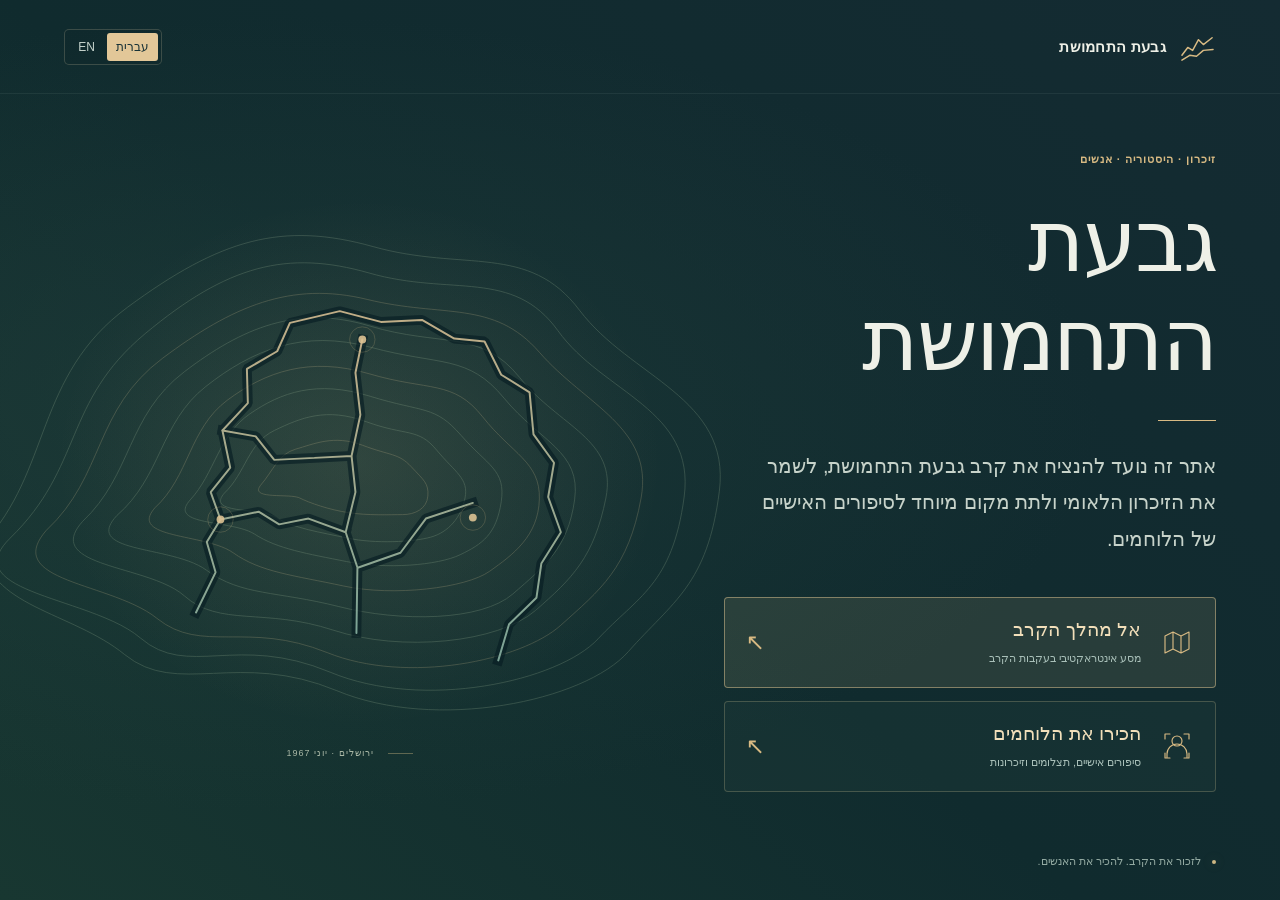
<file: index.html>
<!doctype html>
<html lang="he" dir="rtl"><head><meta charset="utf-8"><meta name="viewport" content="width=device-width,initial-scale=1"><title>Ammunition Hill — Then & Now</title><meta name="description" content="Explore two reference-based 3D models of Ammunition Hill: the 1967 battlefield and the modern memorial."><link rel="stylesheet" href="theme.css"><script type="importmap">{"imports":{"three":"./three.module.js"}}</script></head>
<body>
<!-- Insert these sections as siblings of #mapPage, before the application script. -->
<section id="homePage" role="main" class="front-page front-home" aria-labelledby="homeTitle">
  <nav class="front-nav" aria-label="Memorial navigation">
    <a class="front-wordmark" href="#home" aria-label="Ammunition Hill home">
      <svg class="front-mark" viewBox="0 0 38 38" aria-hidden="true"><path d="M3 28 9 20 14 23 20 12 25 17 34 10M3 33 11 28 18 29 25 23 35 22"/></svg>
      <span>Ammunition Hill</span>
    </a>
    <div class="language-switch front-language" role="group" aria-label="Language">
      <button data-language="en" translate="no" aria-label="Switch to English">EN</button>
      <button data-language="he" translate="no" aria-label="Switch to Hebrew">עברית</button>
    </div>
  </nav>

  <div class="front-home-layout">
    <div class="front-home-copy">
      <p class="front-kicker front-reveal">REMEMBRANCE · HISTORY · PEOPLE</p>
      <h1 id="homeTitle" tabindex="-1" class="front-reveal">Ammunition Hill</h1>
      <div class="front-rule front-reveal" aria-hidden="true"></div>
      <p class="front-dedication front-reveal">This site commemorates the Battle of Ammunition Hill as part of our national memory, with a special place for the personal stories of the soldiers.</p>
      <div class="front-choices front-reveal" aria-label="Choose how to explore">
        <a class="front-choice front-choice-primary" href="#guide">
          <span class="front-choice-icon" aria-hidden="true"><svg viewBox="0 0 32 32"><path d="m4 10 8-4 8 4 8-4v17l-8 4-8-4-8 4ZM12 6v17m8-13v17"/></svg></span>
          <span class="front-choice-copy"><strong>Explore the battle</strong><small>An interactive journey through the battlefield</small></span>
          <span class="front-choice-arrow" aria-hidden="true">↗</span>
        </a>
        <a class="front-choice" href="#soldiers">
          <span class="front-choice-icon" aria-hidden="true"><svg viewBox="0 0 32 32"><circle cx="16" cy="11" r="5"/><path d="M6 27v-3a10 10 0 0 1 20 0v3M4 4h5M4 4v5m24-5h-5m5 0v5M4 28h5m-5 0v-5m24 5h-5m5 0v-5"/></svg></span>
          <span class="front-choice-copy"><strong>Meet the soldiers</strong><small>Personal stories, photographs and remembrance</small></span>
          <span class="front-choice-arrow" aria-hidden="true">↗</span>
        </a>
      </div>
    </div>

    <div class="front-landscape front-reveal">
      <svg class="front-terrain" viewBox="0 0 680 590" role="img" aria-label="An abstract landscape inspired by the hill’s trenches">
        <defs>
          <radialGradient id="frontTerrainGlow"><stop offset="0" stop-color="#d4b881" stop-opacity=".12"/><stop offset="1" stop-color="#d4b881" stop-opacity="0"/></radialGradient>
          <linearGradient id="frontTrenchInk" x1="0" y1="0" x2="0" y2="1"><stop offset="0" stop-color="#e0c597"/><stop offset="1" stop-color="#8fbaa9"/></linearGradient>
        </defs>
        <ellipse cx="350" cy="285" rx="310" ry="270" fill="url(#frontTerrainGlow)"/>
        <g class="front-contours" fill="none">
          <path d="M-35 368C35 294 18 196 113 126S271 38 364 64s159-4 211 65 155 89 143 185-48 113-93 164-197 82-298 40-163 7-217-37S-32 432-35 368Z"/>
          <path d="M-7 362c75-73 54-139 138-209S276 67 360 91s147-5 193 59 141 80 129 170-48 102-88 145-178 74-274 34-145 7-194-35S-64 418-7 362Z"/>
          <path d="M30 354c60-56 48-123 119-176S280 99 358 118s129 0 176 54 117 77 104 149-42 94-82 130-157 61-239 28-128 2-174-35S-16 407 30 354Z"/>
          <path d="M67 345c51-48 45-108 104-153s116-69 189-47 114 3 154 53 100 63 88 123-34 82-72 115-137 43-207 20-116-3-152-35S25 392 67 345Z"/>
          <path d="M102 339c46-40 44-95 91-132s99-59 169-40 99 7 136 52 79 54 72 104-31 68-63 96-115 29-178 13-100-11-135-37S66 378 102 339Z"/>
          <path d="M141 331c35-32 35-81 74-110s84-45 145-27 86 6 116 44 59 46 58 84-27 57-51 74-98 26-149 15-85-14-113-34S113 363 141 331Z"/>
          <path d="M177 323c25-27 29-66 61-88s68-35 123-18 66 9 93 40 46 35 41 68-19 43-42 54-76 15-116 7-71-13-94-28S153 350 177 323Z"/>
          <path d="M212 316c22-21 24-51 51-64s53-24 94-9 53 6 72 29 33 29 29 49-17 35-35 40-57 7-85 1-55-10-73-21S193 338 212 316Z"/>
          <path d="M249 308c13-15 18-32 36-37s39-15 68-4 37 8 50 22 18 17 17 30-13 19-26 19-35 1-55-2-40-10-50-15S237 323 249 308Z"/>
        </g>
        <g class="front-trench-shadow" fill="none"><path d="m183 438 20-41-9-31 14-23-10-28 20-25-8-38 26-28-1-35 31-18 13-29 51-12 42 11 42-2 33 19 31 3 17 34 29 18 4 43 21 29-6 35 13 36-20 32-5 35-28 27-11 37"/><path d="m347 459 1-67-12-36 10-41-4-37 9-42-5-43 7-34m-145 184 39-8 21 13 30-6 38 14m-126-104 34 6 19 24 41-2 38-2m7 114 43-15 26-35 48-16"/></g>
        <g class="front-trench-lines" fill="none"><path class="front-trench-outer" d="m183 438 20-41-9-31 14-23-10-28 20-25-8-38 26-28-1-35 31-18 13-29 51-12 42 11 42-2 33 19 31 3 17 34 29 18 4 43 21 29-6 35 13 36-20 32-5 35-28 27-11 37"/><path class="front-trench-inner" d="m347 459 1-67-12-36 10-41-4-37 9-42-5-43 7-34m-145 184 39-8 21 13 30-6 38 14m-126-104 34 6 19 24 41-2 38-2m7 114 43-15 26-35 48-16"/></g>
        <g class="front-terrain-points"><circle cx="208" cy="343" r="4"/><circle cx="353" cy="159" r="4"/><circle cx="466" cy="341" r="4"/></g>
        <g class="front-terrain-halo" fill="none"><circle cx="208" cy="343" r="13"/><circle cx="353" cy="159" r="13"/><circle cx="466" cy="341" r="13"/></g>
      </svg>
      <div class="front-landscape-caption"><span class="front-caption-line" aria-hidden="true"></span><span>JERUSALEM · JUNE 1967</span></div>
    </div>
  </div>
  <div class="front-home-foot"><span class="front-memory-dot" aria-hidden="true"></span><p>To remember the battle. To know the people.</p></div>
</section>

<section id="soldiersPage" role="main" class="front-page front-inner-page" hidden aria-labelledby="soldiersTitle">
  <nav class="front-nav" aria-label="Memorial navigation">
    <a class="front-back" href="#home"><span aria-hidden="true">←</span><span>Back to the memorial</span></a>
    <div class="front-nav-end"><a class="front-nav-link" href="#guide">Explore the battle</a><div class="language-switch front-language" role="group" aria-label="Language"><button data-language="en" translate="no" aria-label="Switch to English">EN</button><button data-language="he" translate="no" aria-label="Switch to Hebrew">עברית</button></div></div>
  </nav>
  <div class="front-inner-content">
    <div class="front-page-heading front-reveal"><p class="front-kicker">THE PEOPLE BEHIND THE BATTLE</p><h1 id="soldiersTitle" tabindex="-1">Meet the soldiers</h1><p>Through their lives and personal stories, the memory of the battle takes on a human face.</p></div>
    <div id="soldierCards" class="front-soldier-grid"></div>
    <div class="front-gallery-foot"><span class="front-rule" aria-hidden="true"></span><p>Select a portrait to read the full story.</p></div>
  </div>
</section>

<section id="guidePage" role="main" class="front-page front-inner-page front-guide-page" hidden aria-labelledby="guideTitle">
  <nav class="front-nav" aria-label="Memorial navigation">
    <a class="front-back" href="#home"><span aria-hidden="true">←</span><span>Back to the memorial</span></a>
    <div class="front-nav-end"><a class="front-nav-link" href="#soldiers">Meet the soldiers</a><div class="language-switch front-language" role="group" aria-label="Language"><button data-language="en" translate="no" aria-label="Switch to English">EN</button><button data-language="he" translate="no" aria-label="Switch to Hebrew">עברית</button></div></div>
  </nav>
  <div class="front-inner-content front-guide-content">
    <div class="front-page-heading front-reveal"><p class="front-kicker">A SHORT GUIDE</p><h1 id="guideTitle" tabindex="-1">Before entering the battlefield</h1><p>Explore at your own pace, and return to any part of the story.</p></div>
    <ol class="front-guide-steps">
      <li class="front-guide-step front-reveal"><span class="front-step-number" aria-hidden="true">01</span><div class="front-step-copy"><h2>Explore the landscape</h2><p>Drag to rotate. Scroll or pinch to zoom. Use Top view to see the trench layout.</p></div><svg class="front-guide-icon" viewBox="0 0 64 64" aria-hidden="true"><path d="m9 33 23-13 23 13-23 13Zm0 10 23 13 23-13M21 13l11-6 11 6M32 7v10"/><path d="M7 18v-7h7m36 0h7v7M7 18l7-7m36 0 7 7"/></svg></li>
      <li class="front-guide-step front-reveal"><span class="front-step-number" aria-hidden="true">02</span><div class="front-step-copy"><h2>Follow the battle</h2><p>Play or pause the sequence. Use Previous and Next to move between phases, or Stop to return to the start.</p></div><svg class="front-guide-icon" viewBox="0 0 64 64" aria-hidden="true"><circle cx="32" cy="29" r="19"/><path d="m28 20 13 9-13 9ZM11 55h42M11 52v6m14-6v6m14-6v6m14-6v6"/></svg></li>
      <li class="front-guide-step front-reveal"><span class="front-step-number" aria-hidden="true">03</span><div class="front-step-copy"><h2>Discover the personal stories</h2><p>Hover over a marker or tap it for details. Select a soldier’s portrait to open the full biography.</p></div><svg class="front-guide-icon" viewBox="0 0 64 64" aria-hidden="true"><path d="M14 8h36v48H14ZM23 45h18"/><circle cx="32" cy="23" r="7"/><path d="M21 39a11 11 0 0 1 22 0"/></svg></li>
    </ol>
    <div class="front-guide-bottom front-reveal"><p class="front-guide-note">The reconstruction is schematic; positions and timing are approximate.</p><a id="guideStart" class="front-enter" href="#map"><span>Enter the simulation</span><span aria-hidden="true">→</span></a></div>
  </div>
</section>

<main id="mapPage" hidden>
<header><a class="brand" href="#home" aria-label="Home">AH <span>LIVING HISTORY</span></a><div class="era-switch" role="group" aria-label="Choose a period"><button id="era1967" aria-pressed="true">June 1967</button><button id="eraToday" aria-pressed="false">Memorial today</button></div><div class="header-actions"><button id="sourcesButton" class="quiet">Sources & accuracy</button><div class="language-switch" role="group" aria-label="Language"><button data-language="en" translate="no" aria-label="Switch to English">EN</button><button data-language="he" translate="no" aria-label="Switch to Hebrew">עברית</button></div></div></header>
<aside class="intro-panel"><nav class="map-page-links" aria-label="Site navigation"><a href="#home">Home</a><a href="#soldiers">The soldiers</a><a href="#guide">How to explore</a></nav><p class="eyebrow">ONE PLACE · TWO PERIODS</p><h1>Ammunition <br>Hill</h1><p class="hebrew" lang="he" dir="rtl">גבעת התחמושת</p><div class="era-copy"><span id="eraCaption">THE BATTLEFIELD · 1967</span><h2 id="eraTitle" tabindex="-1">Before the memorial</h2><p id="eraDescription">Follow the western, central and eastern trenches of the Jordanian outpost. Hover over a numbered place or play the battle sequence below.</p></div><div class="legend"><span><i class="trench-key"></i>Trenches</span><span><i class="building-key"></i>Buildings & positions</span></div><div class="accuracy"><b>Reference-based reconstruction</b><p id="accuracyText">Trench layout follows a published diagram. Heights, widths and building forms are estimates.</p></div><button id="mapButton" class="text-button">View the historical map ↗</button><details id="landmarkBrowser"><summary>Explore 19 places <span>Hover · tap · keyboard</span></summary><div id="landmarkList"></div></details><div id="peopleDock"><p class="eyebrow">THE PEOPLE OF THE HILL</p><div id="personDock" class="person-dock"><a class="person-link" data-person="eitan" href="#eitan"><span class="person-photo"><img id="eitanPhoto" src="eitan.jpg" alt="Eitan Naveh"></span><span><b>Eitan Naveh</b><small>Read his full story →</small></span></a><p id="eitanStatus" role="status"></p><p id="eitanExplanation"></p><button id="jumpToEitan">Jump to Eitan’s action</button></div><div id="yakiDock" class="person-dock"><a class="person-link" data-person="yaki" href="#yaki"><span class="person-photo"><img id="yakiPhoto" src="yaki.jpg" alt="Yaki Hetz"></span><span><b>Yaki Hetz</b><small>Read his full story →</small></span></a><p id="yakiStatus" role="status"></p><p id="yakiExplanation"></p><button id="jumpToYaki">Jump to Yaki’s action</button></div></div></aside>

<div id="scene" aria-label="Interactive 3D reconstruction of Ammunition Hill"></div><div id="loading" role="status">Preparing both landscapes…</div>
<div id="marker" class="person-marker"><a data-person="eitan" class="portrait" id="portrait" href="#eitan" aria-label="Read Eitan Naveh’s story" aria-describedby="eitanStatus"><img src="eitan.jpg" alt="Eitan Naveh"><span class="plus">↗</span></a><span class="marker-label">Eitan Naveh<small id="avatarCaption"></small></span></div>
<div id="yakiMarker" class="person-marker" hidden><a id="yakiPortrait" class="portrait" data-person="yaki" href="#yaki" aria-label="Read Yaki Hetz’s story" aria-describedby="yakiStatus"><span class="portrait-window"><img src="yaki.jpg" alt="Yaki Hetz"></span><span class="plus">↗</span></a><span class="marker-label">Yaki Hetz<small id="yakiAvatarCaption"></small></span></div>
<div id="labels" hidden aria-hidden="true"></div><div id="hotspots" aria-label="Historical landmarks"></div><div id="unitLabels" aria-hidden="true"></div>
<article id="landmarkCard" hidden aria-labelledby="landmarkTitle"><button id="closeLandmark" aria-label="Close landmark details">×</button><p class="eyebrow" id="landmarkCategory"></p><h2 id="landmarkTitle"></h2><p id="landmarkSummary"></p><p id="landmarkDetail"></p><p id="landmarkConfidence" class="location-note"></p><div id="landmarkSources" class="source-links"></div></article>
<section id="battlePanel" aria-label="Battle replay"><div class="replay-header"><span class="eyebrow">6 JUNE 1967 · BATTLE REPLAY</span><span class="replay-legend"><i></i>Israeli advance <i></i>Jordanian positions</span></div><div class="phase-copy" aria-live="polite"><div><span id="phaseProgress"></span><span id="phaseTime"></span><h2 id="phaseTitle"></h2><p id="phaseSummary"></p></div><details id="phaseNotes"><summary>Evidence & context</summary><p id="phaseDetail"></p><div id="phaseSources" class="source-links"></div><p id="battleNote"></p></details></div><div id="phaseSteps" aria-label="Battle phases"></div><div class="playback-row"><div class="playback-buttons"><button id="previousPhase" aria-label="Previous battle phase" title="Previous phase">◀</button><button id="playBattle" aria-label="Play battle replay">▶ Play</button><button id="stopBattle" aria-label="Stop and reset battle replay" title="Stop and return to start">■ Stop</button><button id="nextPhase" aria-label="Next battle phase" title="Next phase">▶</button></div><label class="phase-picker">Jump to phase<select id="phaseSelect"></select></label><label class="speed-picker">Speed<select id="replaySpeed"><option value="0.5">0.5×</option><option value="1" selected>1×</option><option value="2">2×</option></select></label><span id="playStatus">Paused</span></div><div class="replay-progress" aria-hidden="true"><div id="phaseBar"></div></div><p class="replay-caveat">Schematic movements · Actions overlap · Animation speed is not historical time</p></section>
<article id="story" hidden aria-labelledby="storyTitle"><button id="close" aria-label="Close biography">×</button><div class="story-head"><span class="story-photo"><img id="storyPhoto" src="eitan.jpg" alt="Eitan Naveh"></span><div><p class="eyebrow">THE PEOPLE OF THE HILL</p><h2 id="storyTitle"></h2><span id="storySubtitle"></span></div></div><div class="story-body"><a id="storyLink" class="full-story-link" href="#eitan">Read his full story →</a><h3>His contribution to the battle</h3><p id="storySummary"></p><a id="storySource" target="_blank" rel="noopener"></a><small id="storyCredit" class="credit"></small></div></article>
<nav class="controls" aria-label="Model controls"><button id="zoomIn" aria-label="Zoom in">+</button><button id="zoomOut" aria-label="Zoom out">−</button><span></span><button id="reset">Reset view</button><button id="top">Top view</button><button id="labelsButton" aria-pressed="false">Labels</button><button id="hotspotsButton" aria-pressed="true">Places</button></nav>
<div class="status-strip"><span id="modeStatus">Historical plan · Hand-traced layout</span><span>Drag to rotate · Scroll or pinch to zoom</span></div>
<footer><span>Educational model · Not a survey or an exact replica</span><span id="mapCredit">Trench plan: Ammunition Hill museum / Wikimedia · CC BY-SA 2.5</span></footer>
<dialog id="sourcesDialog"><button class="dialog-close" aria-label="Close sources">×</button><p class="eyebrow">WHAT THE MODEL IS BASED ON</p><h2>Sources & accuracy</h2><p>These are two research-based interpretations. No verified 3D scan or complete measured survey was found. The modern view is partial and is not a verified September 2026 survey.</p>
<h3>June 1967</h3><p>Main trench centerlines and building positions are hand-traced from the museum-attributed battle map. Small firing bays are simplified; underground rooms are not reconstructed.</p><a target="_blank" rel="noopener" href="https://commons.wikimedia.org/wiki/File:HATAHMOSHET1.JPG">Historical battle map — Wikimedia Commons ↗</a><p class="small">Map: Ammunition Hill museum; uploader/author Kalonimos; numbered annotations by הגמל התימני. Geometry adapted by hand, <a href="https://creativecommons.org/licenses/by-sa/2.5/" target="_blank" rel="noopener">CC BY-SA 2.5</a>. This license also applies to the adapted historical layout.</p>
<h3>The modern memorial</h3><p>Building footprints, paths and site outline use OpenStreetMap data retrieved on 26 September 2026. The western trench is an approximate interpretation of the historic route. The covered eastern trench is not shown as intact. Individual trees, exact trench survival boundaries and current underground interiors are not modeled.</p><a target="_blank" rel="noopener" href="https://www.openstreetmap.org/#map=19/31.7990/35.2281">Mapped present-day features — OpenStreetMap ↗</a><p class="small">© OpenStreetMap contributors. Data under the <a href="https://www.openstreetmap.org/copyright" target="_blank" rel="noopener">Open Database License</a>. Footprints are mapped; roof shapes and heights are estimates.</p>
<a target="_blank" rel="noopener" href="https://idsf.org.il/en/tours-en/a-tour-of-ammunition-hill/">Surviving and covered trenches — 2022 walking tour ↗</a><br><a target="_blank" rel="noopener" href="https://michaelarch.wordpress.com/2010/12/23/סיבוב-באתר-גבעת-התחמושת/">Original memorial plans & architect interview ↗</a><br><a target="_blank" rel="noopener" href="https://meyda.education.gov.il/files/noar/shalu16.pdf">Older visitor map — Ministry of Education, page 9 ↗</a>
<h3>Battle replay & landmark evidence</h3><p>The replay presents documented phases, not a record of every soldier’s movement. Dashed paths and tokens are schematic; tokens do not represent troop numbers. Events overlap, and accounts disagree on some times. Playback uses equal-length phases for reading, not elapsed battle time. Hover cards identify uncertain placements. Minefield boundaries and underground interiors are not reconstructed.</p><div id="researchSources"></div><h3>What would make it more precise?</h3><p>A measured site survey or photogrammetric scan, dated aerial photographs, trench cross-sections, and archival building plans checked against what was actually built. The soldiers’ routes illustrate their documented actions; no personal route is surveyed.</p>
<a target="_blank" rel="noopener" href="https://g-h.org.il/ארכיון-מאגר-מידע/">Ammunition Hill official archive ↗</a></dialog>
<dialog id="mapDialog"><button class="dialog-close" aria-label="Close historical map">×</button><h2>Historical battle map</h2><img src="battle-map.jpg" alt="Historical plan showing the western, central and eastern trench routes, buildings and numbered battle movements"><p>Diagram, not a measured survey. Numbered circles mark battle movements.</p><a href="https://commons.wikimedia.org/wiki/File:HATAHMOSHET1.JPG" target="_blank" rel="noopener">Museum-attributed map and license ↗</a></dialog>
</main>
<section id="biographyPage" class="biography-page" hidden aria-labelledby="biographyTitle">
<nav class="biography-nav"><div class="biography-nav-links"><a id="backToMap" href="#map">Return to the battlefield</a><a href="#home">Home</a></div><div class="language-switch" role="group" aria-label="Language"><button data-language="en" translate="no" aria-label="Switch to English">EN</button><button data-language="he" translate="no" aria-label="Switch to Hebrew">עברית</button></div></nav>
<article class="biography"><div class="biography-hero"><figure><img id="biographyPhoto" src="eitan.jpg" alt="Portrait of Eitan Naveh"><figcaption><a id="biographyPhotoCredit" target="_blank" rel="noopener"></a> <a id="biographyPhotoLicense" target="_blank" rel="noopener" hidden>CC BY-SA 3.0 ↗</a></figcaption></figure><div><p id="biographyEyebrow" class="eyebrow"></p><h1 id="biographyTitle" tabindex="-1"></h1><p id="biographySubtitle"></p><p id="biographyIntro"></p><a id="biographyAction" class="bio-action" href="#eitan-action">Follow Eitan’s part in the battle</a></div></div><div id="biographySections"></div><section class="biography-sources" aria-labelledby="biographySourcesHeading"><h2 id="biographySourcesHeading"></h2><div id="biographySources"></div></section></article>
</section><script type="module" src="model.js"></script></body></html>
</file>
<file: theme.css>
@import url('https://fonts.googleapis.com/css2?family=DM+Sans:wght@400;500;600;700&family=Playfair+Display:wght@500;600&display=swap');
:root{color-scheme:dark;font-family:'DM Sans',sans-serif;color:#eef2f0;background:#111e25}*{box-sizing:border-box}body{margin:0}button,a{-webkit-tap-highlight-color:transparent}button{font:inherit;cursor:pointer}button:focus-visible,a:focus-visible{outline:3px solid #edc27d;outline-offset:4px}button:hover{filter:brightness(1.18)}main{height:100svh;min-height:750px;position:relative;overflow:hidden;background:radial-gradient(ellipse at 65% 50%,#344a50,#172932 62%,#101c23)}header{position:absolute;inset:0 0 auto;height:88px;display:flex;align-items:center;justify-content:space-between;padding:0 32px;border-bottom:1px solid #ffffff18;z-index:6;background:#111e2560}.brand{font:32px Georgia,serif;color:#e8be7e;text-decoration:none;display:flex;align-items:center;gap:15px}.brand span{font:11px 'DM Sans',sans-serif;letter-spacing:2px;color:#c5cfcf}.era-switch{display:flex;border:1px solid #ffffff25;padding:4px;border-radius:7px;background:#0b192080}.era-switch button{padding:12px 20px;border:0;border-radius:4px;background:none;color:#aebfc4;font-size:14px}.era-switch button[aria-pressed=true]{background:#e4bc7d;color:#192a32;font-weight:700}.quiet{font-size:13px;background:none;border:0;color:#b6c5ca;padding:12px}.intro-panel{position:absolute;top:115px;left:32px;width:252px;z-index:3}.eyebrow{font-size:11px;letter-spacing:1.8px;font-weight:600;color:#dbb67d}h1{font-family:'Playfair Display',Georgia,serif;font-weight:500;line-height:1.03;font-size:49px;letter-spacing:-1.8px;margin:23px 0 13px}.hebrew{text-align:left;font-size:24px;color:#b7c5c6;margin:0}.era-copy{margin-top:40px;border-top:1px solid #ffffff20;padding-top:25px}.era-copy>span{color:#d0b48d;font-size:10px;letter-spacing:1.6px}.era-copy h2{font-size:19px;font-weight:500;margin:12px 0}.era-copy p{color:#a8bcc3;font-size:14px;line-height:1.75;margin:0}.legend{display:flex;flex-direction:column;gap:12px;margin-top:23px;font-size:12px;color:#c4cfd1}.legend span{display:flex;align-items:center;gap:10px}.legend i{display:block;width:17px;height:4px;background:#a09173}.legend .building-key{height:9px;background:#bcb6a5}.accuracy{margin-top:27px;color:#b3bec2;border-left:2px solid #bca070;padding-left:14px}.accuracy b{font-size:12px;font-weight:500;color:#dfc395}.accuracy p{font-size:12px;line-height:1.6;margin:7px 0}.text-button{font-size:12px;color:#d5c2a4;border:0;background:none;padding:15px 0}#scene{position:absolute;top:88px;bottom:115px;left:290px;right:0}canvas{display:block;touch-action:none}#loading{position:absolute;left:50%;top:50%;color:#e5bd7d;z-index:3}:is(#marker,#yakiMarker){position:absolute;z-index:4;display:flex;flex-direction:column;align-items:center;transform:translate(-50%,-100%)}:is(#portrait,#yakiPortrait){position:relative;width:65px;height:65px;border:2px solid #e5bd7d;padding:3px;border-radius:50%;background:#23343a;box-shadow:0 0 0 6px #e5bd7d13,0 7px 20px #0008}:is(#portrait,#yakiPortrait) img{width:100%;height:100%;object-fit:cover;border-radius:50%}.plus{position:absolute;right:-3px;bottom:0;background:#e5bd7d;color:#172930;width:21px;height:21px;border-radius:50%;font-size:19px;line-height:21px}.marker-label{margin-top:10px;background:#14242bef;padding:8px 12px;text-align:center;font-size:14px;border-radius:4px;box-shadow:0 5px 20px #0002}.marker-label small{display:block;font-size:9px;letter-spacing:1.1px;color:#d7b682;margin-top:5px}:is(#marker,#yakiMarker):after{content:'';display:block;height:20px;width:1px;background:#e5bd7d}#labels{pointer-events:none;position:absolute;inset:0;z-index:2}.model-label{position:absolute;transform:translate(-50%,-50%);color:#d2dbd9;font-size:10px;letter-spacing:.7px;background:#10222abc;padding:5px 8px;border-radius:3px;white-space:nowrap;border-left:2px solid #9f9479}.controls{position:absolute;bottom:95px;left:calc(50% + 120px);transform:translateX(-50%);display:flex;gap:2px;align-items:center;border:1px solid #ffffff25;background:#122630ee;border-radius:6px;padding:5px;z-index:5;white-space:nowrap}.controls button{border:0;background:none;color:#dce5e5;font-size:13px;padding:11px 12px}.controls button:first-child,.controls button:nth-child(2){font-size:22px;padding:4px 13px}.controls span{height:22px;background:#ffffff20;width:1px}.controls button[aria-pressed=false]{color:#7c969f}.status-strip{position:absolute;bottom:61px;left:316px;right:30px;display:flex;justify-content:space-between;font-size:10px;letter-spacing:.3px;color:#8fa9b3}footer{position:absolute;bottom:0;left:32px;right:32px;min-height:45px;display:flex;align-items:center;justify-content:space-between;border-top:1px solid #ffffff15;color:#829da7;font-size:10px;gap:20px}#story{position:absolute;z-index:10;right:25px;top:108px;width:370px;max-height:calc(100% - 170px);overflow:auto;background:#f2efe6;color:#253239;border-radius:8px;box-shadow:0 20px 70px #0008}#story[hidden]{display:none}#close,.dialog-close{position:absolute;right:9px;top:7px;border:0;background:none;font-size:27px;color:#59666a;padding:3px 9px}.story-head{display:flex;gap:17px;padding:26px 23px 22px;border-bottom:1px solid #d7d3c8}.story-head img{width:70px;height:90px;object-fit:cover;border-radius:3px}.story-head .eyebrow{font-size:9px;letter-spacing:1px;color:#887047}.story-head h2{font:29px 'Playfair Display',Georgia,serif;margin:8px 0}.story-head p[lang]{text-align:left;margin:6px 0}.story-head span{font-size:12px;color:#687478}.story-body{padding:3px 23px 24px}.story-body h3{font-size:14px;margin:19px 0 8px}.story-body p{font-size:16px;line-height:1.65;color:#4e5b5f;margin:0}.honour{border-left:2px solid #ac8d58;padding:5px 12px;margin:23px 0;font-size:11px;letter-spacing:1.2px}.honour span{display:block;font-size:13px;letter-spacing:0;margin-top:5px}.story-body a{font-size:13px;color:#70552f}.credit{display:block;margin-top:15px;font-size:11px;line-height:1.5;color:#758086}dialog{color:#28383f;background:#f3f2ec;border:0;border-radius:10px;padding:35px;max-width:690px;width:calc(100% - 28px);max-height:85svh;overflow:auto;box-shadow:0 30px 100px #0007}dialog::backdrop{background:#06141dcc;backdrop-filter:blur(5px)}dialog h2{font:32px 'Playfair Display',Georgia,serif;margin:15px 0}dialog h3{font-size:18px;margin-top:25px}dialog p{font-size:16px;line-height:1.65;color:#53666e}dialog a{color:#527380;font-size:14px;line-height:2}dialog .eyebrow{color:#8c6c3e}dialog .small{font-size:12px}#mapDialog{max-width:590px;text-align:center}#mapDialog img{display:block;max-width:100%;max-height:60vh;margin:15px auto}#mapDialog p{font-size:13px}@media(min-width:1600px){.intro-panel{left:45px;width:285px}#scene{left:320px}.intro-panel h1{font-size:58px}.era-copy p{font-size:16px}}@media(max-width:1050px){header{padding:0 20px;gap:15px}.brand span{display:none}.intro-panel{left:22px;width:215px}h1{font-size:42px}#scene{left:240px}.era-copy{margin-top:27px}.status-strip{left:260px}.status-strip span:last-child{display:none}.controls{left:calc(50% + 105px)}footer{left:22px;right:22px}footer span:last-child{max-width:40%}}@media(max-width:800px){main{min-height:860px}header{height:75px;padding:0 14px;gap:10px}.brand{font-size:27px}.era-switch button{padding:10px 11px;font-size:12px}.quiet{font-size:10px;padding:3px;max-width:62px}.intro-panel{top:98px;left:20px;right:20px;width:auto}.intro-panel .eyebrow{font-size:10px;margin:0 0 12px}.intro-panel h1{font-size:36px;line-height:1.1;margin:0;letter-spacing:-1px}.intro-panel h1 br{display:none}.hebrew{font-size:18px;margin-top:5px}.era-copy{margin-top:17px;padding-top:12px}.era-copy h2{font-size:16px;margin:7px 0}.era-copy p{font-size:12px;line-height:1.55;max-width:450px}.legend,.accuracy,.text-button{display:none}#scene{left:0;top:304px;bottom:152px}.controls{left:50%;bottom:96px}.controls button{padding:10px;font-size:12px}.status-strip{left:20px;right:20px;bottom:69px;font-size:10px;text-align:center;justify-content:center}footer{left:20px;right:20px;font-size:9px;line-height:1.5}footer span:first-child{max-width:50%}:is(#portrait,#yakiPortrait){width:51px;height:51px}.marker-label{font-size:12px;padding:6px 8px}.marker-label small{font-size:8px}:is(#marker,#yakiMarker):after{height:15px}#story{left:14px;right:14px;width:auto;top:91px;max-height:calc(100% - 175px)}.model-label{font-size:8px;padding:4px 6px}dialog{padding:25px}}
/* Historical explorer and evidence-based replay */
[hidden]{display:none!important}main{min-height:900px}.intro-panel{top:108px;left:24px;width:226px}h1{font-size:43px;margin:16px 0 10px}.intro-panel>.eyebrow{font-size:9px}.era-copy{margin-top:24px;padding-top:18px}.era-copy p{font-size:13px;line-height:1.6}.legend{margin-top:18px;font-size:11px;gap:8px}.accuracy{margin-top:20px}.accuracy p{font-size:11px}.text-button{padding:10px 0}#scene{left:264px;top:88px;bottom:320px}.controls{top:104px;right:20px;left:auto;bottom:auto;transform:none;padding:3px}.controls button{font-size:11px;padding:9px}.controls button:first-child,.controls button:nth-child(2){font-size:18px;padding:5px 10px}.status-strip{bottom:307px;left:284px;font-size:9px}.model-label{font-size:8px;opacity:.8}:is(#portrait,#yakiPortrait){width:46px;height:46px}.marker-label{font-size:11px;padding:5px 8px}.marker-label small{font-size:7px}.plus{width:16px;height:16px;font-size:15px;line-height:16px}:is(#marker,#yakiMarker):after{height:11px}
#landmarkBrowser{margin-top:12px;border-top:1px solid #ffffff25;padding-top:14px}#landmarkBrowser summary{cursor:pointer;color:#e6c38e;font-size:13px;font-weight:600}#landmarkBrowser summary span{display:block;color:#a5b7bd;font-size:10px;font-weight:400;padding-top:5px;margin-left:15px}#landmarkList{max-height:200px;overflow:auto;margin-top:10px;scrollbar-width:thin}.landmark-entry{display:flex;gap:9px;text-align:left;width:100%;background:none;border:0;border-bottom:1px solid #ffffff0d;color:#c8d5d7;padding:8px 3px;font-size:11px}.landmark-entry span{color:#bf9c65;font-size:10px}.landmark-entry b{font-weight:400}.landmark-entry:hover,.landmark-entry[aria-expanded=true]{background:#ffffff0c;color:#fff}
#hotspots,#unitLabels{position:absolute;inset:0;pointer-events:none;z-index:3}.hotspot{pointer-events:auto;position:absolute;transform:translate(-50%,-50%);width:24px;height:24px;padding:0;border-radius:50%;background:#183037ef;color:#f1ca8b;border:1px solid #d2ad71;box-shadow:0 2px 6px #0008;font-size:10px;font-weight:700;transition:background .12s,box-shadow .12s}.hotspot:hover,.hotspot.selected,.hotspot:focus-visible{background:#edc78e;color:#13252c;box-shadow:0 0 0 5px #e7c28828;z-index:6}.unit-label{position:absolute;transform:translate(-50%,16px);padding:4px 7px;border:1px solid #80c6d479;background:#12323ded;color:#b7e3ed;border-radius:3px;font-size:9px;max-width:155px;line-height:1.3;text-align:center;box-shadow:0 3px 10px #0004}.unit-label.jordanian{border-color:#e7ae7170;color:#f1c99b;background:#493628ed}
#landmarkCard{position:absolute;top:158px;right:24px;width:326px;z-index:12;background:#f3efe4;color:#28383b;border-radius:7px;box-shadow:0 20px 65px #0008;padding:24px;max-height:calc(100% - 195px);overflow:auto}#landmarkCard .eyebrow{color:#8a6c3e;text-transform:uppercase;font-size:10px;margin:0 24px 10px 0}#landmarkCard h2{font-family:Georgia,serif;font-weight:500;font-size:27px;line-height:1.12;margin:0 15px 16px 0}#landmarkCard p:not(.eyebrow){font-size:14px;line-height:1.65;color:#46565b}#landmarkCard .location-note{font-size:11px!important;border-left:2px solid #b9985d;padding-left:10px;color:#75817e!important}#closeLandmark{position:absolute;top:9px;right:9px;border:0;background:none;color:#526564;font-size:25px}#landmarkDetail:empty{display:none}.source-links{display:flex;flex-direction:column;gap:5px}.source-links a{font-size:10px;line-height:1.4;color:#7196a4}#landmarkCard .source-links a{color:#526e77}
#battlePanel{position:absolute;bottom:67px;left:282px;right:24px;background:#11232aee;border:1px solid #abc5cb29;border-radius:9px;padding:17px 20px 10px;z-index:6;box-shadow:0 15px 40px #0002}.replay-header{display:flex;align-items:center;justify-content:space-between;gap:12px;margin-bottom:12px}.replay-header .eyebrow{font-size:9px;letter-spacing:1.6px}.replay-legend{font-size:9px;color:#b8cbd0;display:flex;gap:6px;align-items:center}.replay-legend i{width:7px;height:7px;border-radius:50%;background:#82cfe2}.replay-legend i:nth-child(2){margin-left:9px;background:#e7ae71;border-radius:0}.phase-copy{position:relative;min-height:82px;padding-right:130px}#phaseProgress{font-size:9px;letter-spacing:1.3px;color:#7fa2ac}#phaseTime{font-size:10px;color:#d2bd99;margin-left:12px}#phaseTitle{font:24px Georgia,serif;line-height:1.12;font-weight:400;margin:7px 0 6px}#phaseSummary{font-size:12px;line-height:1.6;color:#b0c5cc;margin:0;max-width:760px}#phaseNotes{position:absolute;right:0;top:0;font-size:10px;color:#b7c5c4}#phaseNotes summary{cursor:pointer;padding:6px 0;color:#c8b08a}#phaseNotes[open]{width:min(440px,100%);max-height:350px;overflow:auto;background:#172d36;padding:15px;border:1px solid #ffffff30;border-radius:6px;z-index:5;box-shadow:0 7px 30px #0007}#phaseNotes p{font-size:12px;line-height:1.6}#battleNote{font-size:10px!important;color:#9bb1b8}#phaseSteps{display:flex;gap:4px;margin-top:11px;margin-bottom:12px}.phase-dot{flex:1;background:#29414a;color:#acc0c6;border:0;border-radius:3px;font-size:9px;height:19px;padding:0}.phase-dot[aria-current=step]{background:#e4bc7d;color:#15262c;font-weight:700}.phase-dot.complete{background:#4e6b71;color:#d2e4e7}.playback-row{display:flex;align-items:center;gap:12px}.playback-buttons{display:flex;gap:4px;white-space:nowrap}.playback-buttons button{color:#c4d5da;background:#273e48;border:1px solid #abcbd02b;border-radius:4px;font-size:11px;min-height:34px;padding:7px 10px}.playback-buttons button:disabled{opacity:.35;cursor:default;filter:none}#playBattle{min-width:79px;background:#e4bc7d;color:#14262e;border-color:#e4bc7d;font-weight:700}.phase-picker,.speed-picker{font-size:8px;color:#8ea7b0;display:flex;flex-direction:column;gap:3px;min-width:0}.phase-picker{flex:1}select{font:10px 'DM Sans',sans-serif;background:#182f39;border:1px solid #ffffff20;color:#c9d5d7;border-radius:3px;padding:5px;max-width:100%}.phase-picker select{width:100%}#playStatus{font-size:9px;color:#b9cad0;min-width:38px}.replay-progress{height:2px;background:#3f586044;margin:11px 0 7px}#phaseBar{height:2px;background:#e7c288;width:0}.replay-caveat{font-size:9px;color:#7e9ba6;margin:0;line-height:1.5}.modern-view #scene{bottom:115px}.modern-view .status-strip{bottom:65px}#researchSources p{margin:7px 0}#researchSources a{font-size:12px;line-height:1.6}
@media(min-width:1600px){#scene{left:295px}.intro-panel{width:245px}#battlePanel{left:306px;padding:21px 26px 13px}.phase-copy{min-height:88px}#phaseTitle{font-size:27px}#phaseSummary{font-size:13px}}
@media(max-width:1100px) and (min-width:851px){.intro-panel{width:205px;left:20px}.intro-panel h1{font-size:38px}#scene{left:225px}#battlePanel{left:235px;right:18px;padding:14px}.phase-copy{padding-right:0;min-height:106px}#phaseNotes{top:-27px;right:0}.replay-legend{display:none}.playback-row{gap:7px}#playStatus{display:none}.playback-buttons button{padding:7px 8px}#phaseTitle{font-size:23px}.status-strip{left:250px}.controls{right:15px}#landmarkCard{width:310px}.landmark-entry{font-size:10px}}
@media(max-width:850px){main{height:auto;min-height:1120px}header{height:74px;padding:0 14px;gap:10px}.brand{font-size:27px}.brand span{display:none}.era-switch button{padding:10px 11px;font-size:12px}.quiet{font-size:10px;padding:3px;max-width:62px}.intro-panel{top:94px;left:20px;right:20px;width:auto}.intro-panel>.eyebrow{margin:0 0 10px}.intro-panel h1{font-size:34px;line-height:1.1;margin:0;letter-spacing:-1px}.intro-panel h1 br{display:none}.hebrew{position:absolute;right:0;top:25px;font-size:18px}.era-copy{margin-top:15px;padding-top:12px;max-width:none}.era-copy>span{font-size:9px}.era-copy h2{font-size:15px;margin:6px 0}.era-copy p{font-size:12px;line-height:1.5;max-width:550px}.legend,.accuracy,.text-button{display:none}#landmarkBrowser{margin-top:10px;padding-top:8px;width:210px}#landmarkBrowser summary{font-size:12px}#landmarkBrowser summary span{display:none}#landmarkBrowser[open]{background:#142b34;padding:12px;border:1px solid #9aaeb944;border-radius:5px;position:relative;z-index:9}#landmarkList{max-height:230px}.landmark-entry{font-size:12px}#scene{left:0;right:0;top:302px;bottom:392px}.controls{top:295px;bottom:auto;right:18px;left:auto;transform:none;gap:0;padding:2px}.controls button{font-size:9px;padding:7px}.controls button:first-child,.controls button:nth-child(2){font-size:17px;padding:4px 9px}.status-strip{display:none}#battlePanel{bottom:68px;left:14px;right:14px;padding:15px 16px 10px}.phase-copy{min-height:116px;padding-right:0}.replay-header{margin-bottom:10px}.replay-header .eyebrow{font-size:8px}.replay-legend{font-size:8px}#phaseTitle{font-size:24px;margin-top:8px}#phaseSummary{font-size:12px;line-height:1.6}#phaseTime{font-size:9px}#phaseNotes{top:auto;bottom:-7px;font-size:9px}#phaseNotes[open]{bottom:0;top:auto;width:100%}#phaseSteps{margin-top:15px;margin-bottom:11px}.phase-dot{height:22px}.playback-row{gap:9px;flex-wrap:wrap}.playback-buttons{gap:5px;flex:1}.playback-buttons button{font-size:11px;padding:9px 11px;min-height:37px}#playBattle{min-width:80px}.phase-picker{order:5;flex-basis:100%;flex-direction:row;align-items:center;gap:10px;white-space:nowrap}.phase-picker select{flex:1}.speed-picker{font-size:8px}#playStatus{display:none}#landmarkCard{position:fixed;top:100px;right:15px;left:15px;width:auto;max-height:65svh;padding:24px}#story{position:fixed;max-height:75svh;top:90px}.hotspot{width:23px;height:23px;font-size:9px}.unit-label{font-size:8px;max-width:110px}:is(#portrait,#yakiPortrait){width:39px;height:39px}.marker-label{font-size:9px}.marker-label small{display:none}.modern-view #scene{top:284px;bottom:140px}.modern-view main{min-height:850px}footer{font-size:9px;left:18px;right:18px;gap:16px}footer span:last-child{max-width:50%}.replay-caveat{font-size:8px}}
@media(max-width:420px){.hebrew{position:static;font-size:16px;margin-top:6px}.intro-panel{top:90px}.era-copy{margin-top:10px;padding-top:8px}.era-copy p{font-size:11px}.era-copy h2{display:none}#landmarkBrowser{width:165px}.replay-legend{display:none}.phase-copy{min-height:131px}.controls{right:12px}.controls button{padding:7px 6px}.controls button:first-child,.controls button:nth-child(2){padding:4px 7px}#phaseTitle{font-size:23px}#phaseTime{display:block;margin:5px 0 0}.replay-header{margin-bottom:9px}.playback-buttons{gap:3px}.playback-buttons button{padding:8px 8px}#playBattle{min-width:73px}.speed-picker select{padding:4px}#battlePanel{padding:13px 13px 9px}.hotspot{width:22px;height:22px}#scene{bottom:417px}}
@media(prefers-reduced-motion:reduce){*{scroll-behavior:auto!important}.hotspot{transition:none}}

:is(#marker,#yakiMarker){transform:translate(-135%,-60%)}:is(#marker,#yakiMarker):after{position:absolute;width:25px;height:1px;right:-25px;top:45%}.marker-label small{display:none}

/* Bilingual interface and Eitan's linked life story. Map geometry stays north-up
   in either language; only the reading order and surrounding layout change. */
.header-actions{display:flex;align-items:center;gap:14px}.language-switch{display:flex;gap:2px;border:1px solid #ffffff30;border-radius:5px;padding:3px;direction:ltr}.language-switch button{border:0;background:none;color:#afc3ca;font:12px 'DM Sans',Arial,sans-serif;padding:7px 9px;border-radius:3px}.language-switch button[aria-pressed=true]{background:#415b63;color:white}.intro-panel{max-height:calc(100% - 180px);overflow-y:auto;scrollbar-width:thin;padding-bottom:15px}.intro-panel .accuracy{margin-top:16px}.intro-panel .legend{display:none}:is(#personDock,#yakiDock){margin-top:17px;border-top:1px solid #dab77b55;padding:14px 0 0}.person-link{display:flex;gap:11px;align-items:center;color:#f0d09c;text-decoration:none}.person-link img{width:44px;height:52px;object-fit:cover;border-radius:3px}.person-link b{font:20px Georgia,serif;font-weight:400}.person-link small{display:block;font-size:10px;color:#b0c6cf;margin-top:5px}:is(#eitanStatus,#yakiStatus){font-size:11px;line-height:1.5;color:#e3c58e;margin:12px 0 6px}:is(#eitanExplanation,#yakiExplanation){font-size:10px;line-height:1.6;color:#9fb8c2;margin:0 0 9px}:is(#jumpToEitan,#jumpToYaki){padding:8px 10px;border:1px solid #dcb77960;background:#29424b;color:#e3c994;border-radius:4px;font-size:11px}:is(#portrait,#yakiPortrait){display:block;text-decoration:none;cursor:pointer}:is(#portrait,#yakiPortrait):focus-visible{outline:3px solid #fff0cf;outline-offset:4px}:is(#avatarCaption,#yakiAvatarCaption){display:block;font-size:8px;max-width:145px;line-height:1.45;letter-spacing:0}.memorial-avatar :is(#portrait,#yakiPortrait){filter:grayscale(1);border-color:#c9c8ba}.memorial-avatar .marker-label{color:#d2d8d4}:is(#marker,#yakiMarker) .marker-label{max-width:158px}a.full-story-link{display:block;margin:16px 0 0;font-size:14px;font-weight:700;color:#6f5128}.biography-page{min-height:100svh;background:#f2eee5;color:#263b40;padding-bottom:70px}.biography-nav{position:sticky;top:0;z-index:20;display:flex;justify-content:space-between;align-items:center;padding:18px max(24px,calc((100vw - 1020px)/2));background:#122830f5;box-shadow:0 2px 14px #0002}.biography-nav>a{color:#ecd0a1;text-decoration:none;font-size:14px}.biography{max-width:1000px;margin:0 auto;padding:50px 35px}.biography-hero{display:grid;grid-template-columns:190px 1fr;gap:42px;align-items:start;padding-bottom:38px;border-bottom:1px solid #a4967c60}.biography-hero figure{margin:0}.biography-hero figure img{width:190px;max-height:250px;object-fit:cover;display:block;box-shadow:9px 9px 0 #cfbea04d}.biography-hero figcaption{font-size:10px;line-height:1.6;color:#7a827d;margin-top:20px}.biography-hero .eyebrow{color:#926f37;font-size:11px;margin:1px 0 18px}.biography h1{color:#253c3f;margin:0 0 16px;font-size:56px;line-height:1.12;letter-spacing:-1px}.biography h1:focus{outline:none}#biographySubtitle{color:#777d70;font-size:14px}#biographyIntro{font-size:18px;line-height:1.8;max-width:600px}.bio-action{display:inline-block;margin-top:9px;padding:12px 16px;background:#243f46;color:#f3d69f;text-decoration:none;border-radius:4px;font-size:13px}#biographySections{max-width:710px;margin:35px auto 0}#biographySections section{padding:5px 0 23px;border-bottom:1px solid #b8ad9638;margin-bottom:21px}.biography h2{font:28px Georgia,serif;font-weight:400;color:#294348;line-height:1.3;margin:12px 0}.biography p{line-height:1.85;font-size:17px;color:#526363}.biography-references{display:flex;gap:15px;flex-wrap:wrap}.biography-references a{color:#856331;font-size:11px;line-height:1.6}.biography-sources{margin-top:45px;padding-top:18px;border-top:1px solid #b8ad9660}#biographySources{display:grid;grid-template-columns:1fr 1fr;gap:12px;margin-top:22px}#biographySources a{display:flex;flex-direction:column;gap:8px;padding:17px;background:#e6dfd055;border:1px solid #ad9b7760;color:#3d5a60;border-radius:4px;text-decoration:none}#biographySources b{font-size:13px;font-weight:500;line-height:1.5}#biographySources span{font-size:11px;color:#88836f;line-height:1.6}
html[dir=rtl]{font-family:Arial,'DM Sans',sans-serif}html[dir=rtl] h1,html[dir=rtl] .biography h2,html[dir=rtl] #phaseTitle,html[dir=rtl] #landmarkTitle{font-family:Arial,sans-serif;letter-spacing:0}html[dir=rtl] h1{font-weight:600}html[dir=rtl] .intro-panel{left:auto;right:24px}html[dir=rtl] .hebrew{display:none}html[dir=rtl] #scene{left:0;right:264px}html[dir=rtl] #battlePanel{left:24px;right:282px}html[dir=rtl] .status-strip{left:30px;right:284px}html[dir=rtl] .controls{right:auto;left:20px}html[dir=rtl] #story,html[dir=rtl] #landmarkCard{right:auto;left:24px}html[dir=rtl] .accuracy{border-left:0;border-right:2px solid #bca070;padding-left:0;padding-right:14px}html[dir=rtl] .landmark-entry{text-align:right}html[dir=rtl] #landmarkBrowser summary span{margin-left:0;margin-right:15px}html[dir=rtl] .phase-copy{padding-left:130px;padding-right:0}html[dir=rtl] #phaseNotes{right:auto;left:0}html[dir=rtl] #phaseTime{margin-left:0;margin-right:12px}html[dir=rtl] #landmarkCard h2{margin-right:0;margin-left:15px}html[dir=rtl] #closeLandmark,html[dir=rtl] #close,html[dir=rtl] .dialog-close{right:auto;left:9px}html[dir=rtl] .story-head p[lang]{text-align:right}html[dir=rtl] .honour,html[dir=rtl] #landmarkCard .location-note{border-left:0;border-right:2px solid #ac8d58}html[dir=rtl] #previousPhase,html[dir=rtl] #nextPhase{transform:scaleX(-1)}html[dir=rtl] #phaseProgress{letter-spacing:0}html[dir=rtl] .eyebrow{letter-spacing:.4px}html[dir=rtl] .person-link b{font-family:Arial,sans-serif}.biography-references a,.source-links a{overflow-wrap:anywhere}
@media(min-width:1600px){html[dir=rtl] #scene{right:295px}html[dir=rtl] #battlePanel{right:306px}}
@media(min-width:851px) and (max-width:1100px){.header-actions{gap:5px}.language-switch button{padding:6px}.brand span{display:none}html[dir=rtl] .intro-panel{right:20px}html[dir=rtl] #scene{right:225px}html[dir=rtl] #battlePanel{right:235px;left:18px}html[dir=rtl] .phase-copy{padding-left:0}html[dir=rtl] .controls{left:15px}.intro-panel .accuracy{display:none}}
@media(max-width:850px){main{min-height:1330px}header{padding:0 11px}.brand{font-size:24px}.header-actions{gap:7px}.language-switch button{font-size:10px;padding:6px 7px}.era-switch button{padding:9px 9px;font-size:11px}.intro-panel{overflow:visible;max-height:none;padding-bottom:0;top:94px}.intro-panel .era-copy p{max-width:550px}:is(#personDock,#yakiDock){margin-top:13px;padding:12px;background:#182e3655;border:1px solid #d5b78230;border-radius:5px;max-width:550px;position:relative}.person-link img{width:34px;height:42px}.person-link b{font-size:18px}.person-link small{font-size:9px}:is(#eitanStatus,#yakiStatus){margin:9px 0 4px;font-size:10px;padding-right:130px}:is(#eitanExplanation,#yakiExplanation){max-width:420px;font-size:9px;line-height:1.5;margin-bottom:0}:is(#jumpToEitan,#jumpToYaki){position:absolute;right:10px;top:16px;font-size:9px;padding:8px}#scene{top:483px;bottom:392px}.controls{top:454px;right:18px}#landmarkBrowser{margin-top:9px;width:210px}#landmarkBrowser[open]{position:absolute;top:170px;z-index:12}:is(#marker,#yakiMarker){transform:translate(-115%,-60%)}:is(#avatarCaption,#yakiAvatarCaption){font-size:7px;max-width:110px}.modern-view main{min-height:1100px}.modern-view #scene{top:430px;bottom:90px}.biography{padding:32px 22px}.biography-hero{grid-template-columns:125px 1fr;gap:24px}.biography-hero figure img{width:125px}.biography h1{font-size:38px}.biography-hero .eyebrow{font-size:10px}.biography p,#biographyIntro{font-size:16px;line-height:1.8}.biography h2{font-size:25px}html[dir=rtl] .intro-panel{right:20px;left:20px}html[dir=rtl] #scene{right:0;left:0}html[dir=rtl] #battlePanel{left:14px;right:14px}html[dir=rtl] .controls{left:18px;right:auto}html[dir=rtl] #story,html[dir=rtl] #landmarkCard{left:15px;right:15px}html[dir=rtl] .phase-copy{padding-left:0}html[dir=rtl] :is(#jumpToEitan,#jumpToYaki){right:auto;left:10px}html[dir=rtl] :is(#eitanStatus,#yakiStatus){padding-right:0;padding-left:130px}html[dir=rtl] #phaseTime{margin-right:12px}}
@media(max-width:480px){header{height:90px;align-items:flex-start;padding-top:13px}.brand{margin-top:5px}.header-actions{flex-direction:column-reverse;gap:2px}.quiet{max-width:none;font-size:9px}.era-switch{margin-top:4px}.era-switch button{font-size:10px;padding:8px}.intro-panel{top:109px}.intro-panel h1{font-size:31px}.hebrew{position:static;font-size:15px}.era-copy{margin-top:10px;padding-top:9px}:is(#personDock,#yakiDock){padding:10px}.person-link{gap:8px}.person-link b{font-size:16px}.person-link small{font-size:8px}:is(#jumpToEitan,#jumpToYaki){top:15px;padding:7px;font-size:8px;max-width:115px}:is(#eitanStatus,#yakiStatus){padding-right:0}html[dir=rtl] :is(#eitanStatus,#yakiStatus){padding-left:0}:is(#eitanExplanation,#yakiExplanation){font-size:9px}#scene{top:490px;bottom:414px}.controls{top:462px}#landmarkBrowser[open]{top:160px}.biography-hero{grid-template-columns:85px 1fr;gap:18px}.biography-hero figure img{width:85px}.biography-hero figcaption{font-size:8px}.biography h1{font-size:32px}#biographySubtitle{font-size:12px}#biographyIntro{font-size:14px}.bio-action{font-size:11px;padding:10px}.biography-nav{padding:14px 18px}.biography-nav>a{font-size:12px}#biographySources{grid-template-columns:1fr}html[dir=rtl] #phaseTime{margin-right:0}}

html[dir=rtl] .story-head p[lang=he]{display:none}

/* Two individual stories, with distinct colors for their illustrated actions. */
#peopleDock>.eyebrow{margin:18px 0 0;font-size:9px}#yakiDock{border-color:#9ed6c455}#yakiDock .person-link{color:#b7e1d4}#yakiStatus{color:#b7e1d4}#jumpToYaki{color:#b7e1d4;border-color:#9ed6c460}#yakiPortrait{border-color:#9ed6c4;box-shadow:0 0 0 6px #9ed6c413,0 7px 20px #0008}#yakiMarker .plus,#yakiMarker:after{background:#9ed6c4}#yakiAvatarCaption{color:#b7e1d4}#yakiMarker{transform:translate(25%,-60%)}#yakiMarker:after{right:auto;left:-25px}.biography-hero figcaption a{color:inherit;overflow-wrap:anywhere}.person-link:focus-visible{border-radius:4px}
/* Let the mobile layout grow with translated biographies and both cards. The
   map remains a fixed-height viewport; projection uses its actual offsets. */
@media(max-width:850px){
  #mapPage{display:flex;flex-direction:column;height:auto;min-height:100svh;padding-top:90px;overflow:hidden}
  #mapPage>.intro-panel,html[dir=rtl] #mapPage>.intro-panel{position:relative;inset:auto;width:auto;margin:20px 20px 0;order:1;overflow:visible;max-height:none}
  #peopleDock{display:grid;grid-template-columns:1fr 1fr;gap:10px;max-width:none}#peopleDock>.eyebrow{grid-column:1/-1;margin:14px 0 0}
  #peopleDock .person-dock{margin:0;padding:12px;max-width:none}#peopleDock .person-link{gap:8px}#peopleDock .person-link b{font-size:16px}
  #peopleDock [role=status]{padding:0;margin:10px 0 5px}#peopleDock button,html[dir=rtl] #peopleDock button{position:static;margin-top:9px;max-width:none;font-size:10px}#peopleDock .person-dock>p{font-size:10px}
  #mapPage>#scene,html[dir=rtl] #mapPage>#scene{position:relative;inset:auto;width:100%;height:430px;flex:none;order:3}
  #mapPage>.controls,html[dir=rtl] #mapPage>.controls{position:relative;inset:auto;align-self:center;margin:18px 10px 0;transform:none;order:2}
  #mapPage>#battlePanel,html[dir=rtl] #mapPage>#battlePanel{position:relative;inset:auto;width:calc(100% - 28px);margin:0 14px 18px;order:4}
  #mapPage>footer{position:relative;inset:auto;margin:0 18px;order:5;padding:14px 0}#mapPage>#loading{top:55%}
  #landmarkBrowser[open]{position:relative;top:auto;width:100%;max-width:550px}
}
@media(max-width:480px){#peopleDock{grid-template-columns:1fr}#peopleDock .person-dock{padding:11px}#peopleDock .person-link small{font-size:10px}#peopleDock .person-link b{font-size:18px}#peopleDock .person-dock>p{line-height:1.5}#peopleDock .person-dock>button{font-size:11px}#mapPage>#scene{height:390px}}

.person-photo{display:block;flex:none;width:44px;height:52px;overflow:hidden;border-radius:3px}.person-link .person-photo img{width:100%;height:100%;object-fit:cover}.portrait-window{display:block;width:100%;height:100%;overflow:hidden;border-radius:50%}.story-photo{display:block;flex:none;width:70px;height:90px;overflow:hidden;border-radius:3px}.story-photo img{width:100%;height:100%}#yakiPhoto,#yakiPortrait img,#storyPhoto[data-person=yaki]{transform:scale(2.2);transform-origin:82% 55%;object-position:80% 50%}#biographyPhotoLicense{display:block;margin-top:5px}@media(max-width:850px){.person-photo{width:34px;height:42px}}

/* Landing pages only. The map and biography keep their existing styling. */
.front-page{--front-ink:#eef0e7;--front-muted:#a9bebc;--front-gold:#d8ba83;--front-edge:#d0bb8933;min-height:100svh;box-sizing:border-box;background:#122c30;color:var(--front-ink);font-family:Arial,'DM Sans',sans-serif;isolation:isolate}
.front-page[hidden]{display:none!important}
.front-page *{box-sizing:border-box}
.front-page a{color:inherit;text-decoration:none}
.front-page a:focus-visible,.front-page button:focus-visible{outline:3px solid #f3d399;outline-offset:6px}
.front-page h1:focus{outline:none}
.front-page h1,.front-page h2,.front-page p{margin:0}
.front-page h1{font-family:Georgia,'Playfair Display',serif;font-size:clamp(56px,6.7vw,94px);font-weight:400;line-height:1.03;letter-spacing:-2.4px;color:var(--front-ink)}
.front-page h2{font-family:Arial,'DM Sans',sans-serif;font-weight:500;letter-spacing:0}
.front-nav{max-width:1440px;margin:0 auto;padding:27px clamp(24px,5vw,76px);display:flex;align-items:center;justify-content:space-between;gap:28px;border-bottom:1px solid #b1c2b916;min-height:94px}
.front-wordmark{display:flex;align-items:center;gap:13px;font-size:15px;font-weight:600;letter-spacing:.3px}
.front-mark{width:37px;height:37px;fill:none;stroke:var(--front-gold);stroke-width:1.5;stroke-linecap:round;stroke-linejoin:round}
.front-language{flex-shrink:0;border-color:#e1d2af35!important;background:#11282c55}
.front-language button{min-width:37px;color:#c5d3cc!important;font-family:Arial,sans-serif!important}
.front-language button[aria-pressed=true]{background:#e2c798!important;color:#173237!important}
.front-home{background:radial-gradient(ellipse at 78% 46%,#25423e80,transparent 58%),linear-gradient(140deg,#142b32,#102b2e 54%,#183731);display:flex;flex-direction:column;overflow:hidden}
.front-home-layout{width:100%;max-width:1440px;margin:auto;display:grid;grid-template-columns:minmax(0,1fr) minmax(0,1.06fr);align-items:center;gap:8px;padding:48px clamp(24px,5vw,76px) 32px}
.front-home-copy{max-width:580px;z-index:1}
.front-kicker{font-size:11px;font-weight:600;letter-spacing:2.6px;line-height:1.6;color:var(--front-gold)}
.front-home h1{margin-top:24px;max-width:510px;text-wrap:balance}
.front-rule{display:block;width:58px;height:1px;background:var(--front-gold);opacity:.8}
.front-home-copy>.front-rule{margin:30px 0 27px}
.front-dedication{font-size:clamp(17px,1.55vw,21px);line-height:1.85;font-weight:400;color:#c7d3ca;max-width:500px;text-wrap:pretty}
.front-choices{display:grid;gap:13px;margin-top:39px;max-width:492px}
.front-choice{display:flex;align-items:center;gap:18px;min-height:91px;padding:18px 21px;border:1px solid #d4c39340;border-radius:4px;background:#25444045;transition:background .22s,border-color .22s,transform .22s}
.front-choice-primary{border-color:#ddc39180;background:#d0bb8920}
.front-choice:hover{background:#d6c29427;border-color:#eed49f9e;transform:translateY(-2px)}
.front-choice-icon{display:flex;width:35px;height:35px;flex:0 0 35px;align-items:center;justify-content:center;color:var(--front-gold)}
.front-choice-icon svg{width:32px;height:32px;stroke:currentColor;stroke-width:1.15;fill:none;stroke-linejoin:round;stroke-linecap:round}
.front-choice-copy{display:block;min-width:0;flex:1}
.front-choice strong{display:block;font-size:19px;font-weight:500;line-height:1.3;color:#f2dfba}
.front-choice small{display:block;font-size:11px;color:#a9c0b9;line-height:1.5;margin-top:7px}
.front-choice-arrow{font-size:23px;color:var(--front-gold);font-family:Arial,sans-serif;line-height:1}
.front-landscape{width:113%;max-width:720px;margin-inline-start:-5%;align-self:center;pointer-events:none}
.front-terrain{width:100%;height:auto;display:block;overflow:visible}
.front-contours{stroke:#90a98c;stroke-width:.8;opacity:.34}
.front-contours path:nth-child(3n){stroke:#d0bd8f;opacity:.85}
.front-trench-shadow{stroke:#071d23;stroke-width:10;stroke-linecap:square;stroke-linejoin:bevel;opacity:.65}
.front-trench-lines{stroke:url(#frontTrenchInk);stroke-width:2;stroke-linecap:round;stroke-linejoin:bevel;opacity:.85}
.front-trench-outer{stroke-dasharray:1500;stroke-dashoffset:1500;animation:front-draw 3s .35s cubic-bezier(.23,.65,.32,1) forwards}
.front-trench-inner{stroke-dasharray:850;stroke-dashoffset:850;animation:front-draw 2.6s .7s cubic-bezier(.23,.65,.32,1) forwards}
.front-terrain-points{fill:#ddc292;opacity:.9}
.front-terrain-halo{stroke:#d8bc84;stroke-width:.7;opacity:.3;animation:front-linepulse 2s .8s ease-in-out 1}
.front-landscape-caption{display:flex;align-items:center;justify-content:center;gap:14px;color:#a9b7a5;font-size:9px;font-weight:500;letter-spacing:2px;margin-top:-13px}
.front-caption-line{height:1px;width:25px;background:#cfb88366}
.front-home-foot{max-width:1440px;width:100%;margin:0 auto;padding:21px clamp(24px,5vw,76px) 29px;display:flex;align-items:center;gap:11px;color:#93aaa2;font-size:11px;line-height:1.6}
.front-memory-dot{width:4px;height:4px;flex:0 0 4px;border-radius:100%;background:#ceb783;box-shadow:0 0 12px #d5bd8744}
.front-reveal{animation:front-reveal .95s both cubic-bezier(.16,.65,.22,1)}
.front-home h1.front-reveal{animation-delay:.08s}
.front-home-copy>.front-rule.front-reveal{animation-delay:.16s}
.front-dedication.front-reveal{animation-delay:.24s}
.front-choices.front-reveal{animation-delay:.32s}
.front-landscape.front-reveal{animation-delay:.2s;animation-duration:1.3s}
.front-nav-end{display:flex;align-items:center;gap:26px}
.front-back{display:inline-flex;align-items:center;gap:13px;font-size:13px;line-height:1.5;color:#d5c398!important}
.front-back>span:first-child{font-size:21px;line-height:1}
.front-nav-link{font-size:12px;color:#b8cdc4!important;line-height:1.5;border-bottom:1px solid #b8cdc444;padding-bottom:3px}
.front-inner-page{background:radial-gradient(ellipse at 70% 0,#314d4340,transparent 60%),#132c30}
.front-inner-content{max-width:1130px;margin:0 auto;padding:65px 40px 70px}
.front-page-heading{max-width:770px;margin-bottom:43px}
.front-page-heading h1{font-size:clamp(42px,5vw,66px);line-height:1.15;letter-spacing:-1.5px;margin-top:19px}
.front-page-heading>p:last-child{font-size:17px;line-height:1.8;max-width:670px;color:var(--front-muted);margin-top:20px}
.front-soldier-grid{display:grid;grid-template-columns:repeat(2,minmax(0,1fr));gap:26px}
.front-soldier-card{display:block;overflow:hidden;min-height:266px;border:1px solid #d6bd833a;background:linear-gradient(135deg,#29454065,#20383b80);border-radius:4px;transition:transform .22s,border-color .22s,background .22s}
.front-soldier-card:hover{transform:translateY(-3px);border-color:#e0c79488;background:#2b4945a8}
.front-soldier-link{display:grid;grid-template-columns:155px minmax(0,1fr);min-height:266px;height:100%;color:inherit}
.front-soldier-photo{display:block;overflow:hidden;min-height:266px;background:#283e3e}
.front-soldier-photo img{width:100%;height:100%;min-height:266px;object-fit:cover;object-position:center top;filter:grayscale(1);display:block}
.front-soldier-card[data-person=yaki] .front-soldier-photo img{transform:scale(2.2);transform-origin:82% 55%;object-position:80% 50%}
.front-soldier-copy{padding:28px 24px;display:flex;flex-direction:column;align-items:flex-start}
.front-soldier-copy h2{font-size:27px;line-height:1.18;color:#ead8b4;margin-bottom:8px}
.front-soldier-subtitle{font-size:12px;color:#95aaa2;line-height:1.6}
.front-soldier-copy p:not(.front-soldier-subtitle){font-size:13px;color:#b7c9c1;line-height:1.85;margin-top:19px}
.front-soldier-more{display:block;padding-top:25px;margin-top:auto;font-size:12px;color:#dcc191;line-height:1.5}
.front-gallery-foot{display:flex;gap:18px;align-items:center;margin-top:38px;color:#8fa8a0;font-size:12px;line-height:1.7}
.front-gallery-foot .front-rule{width:36px;flex-shrink:0;opacity:.45}
.front-guide-content{max-width:960px;padding-top:52px}
.front-guide-content .front-page-heading{margin-bottom:33px}
.front-guide-content .front-page-heading h1{font-size:clamp(39px,4.5vw,57px)}
.front-guide-steps{padding:0;margin:0;list-style:none;border-top:1px solid var(--front-edge)}
.front-guide-step{display:grid;grid-template-columns:44px minmax(0,1fr) 68px;align-items:center;gap:28px;padding:24px 0;border-bottom:1px solid var(--front-edge)}
.front-guide-step:nth-child(1){animation-delay:.1s}
.front-guide-step:nth-child(2){animation-delay:.2s}
.front-guide-step:nth-child(3){animation-delay:.3s}
.front-step-number{font-family:Georgia,serif;font-size:29px;color:#b8a67b;align-self:start;padding-top:3px;direction:ltr}
.front-step-copy h2{font-size:20px;line-height:1.35;margin-bottom:8px;color:#e5d7b8}
.front-step-copy p{font-size:14px;line-height:1.85;color:#a7bfb6;max-width:620px}
.front-guide-icon{width:61px;height:61px;stroke:#bba77a;stroke-width:1;stroke-linecap:round;stroke-linejoin:round;fill:none;opacity:.7}
.front-guide-bottom{display:flex;justify-content:space-between;align-items:center;gap:30px;margin-top:31px;animation-delay:.4s}
.front-guide-note{max-width:370px;font-size:11px;line-height:1.8;color:#91aaa0}
.front-enter{display:inline-flex;justify-content:center;align-items:center;gap:32px;padding:17px 24px;min-width:215px;background:#ddc396;color:#193338!important;border:1px solid #ead3aa;border-radius:3px;font-size:15px;font-weight:600;line-height:1.4;transition:background .2s,transform .2s;flex-shrink:0}
.front-enter:hover{background:#efd9b3;transform:translateY(-2px)}
.front-enter>span:last-child{font-size:22px;font-weight:400;line-height:1}
html[dir=rtl] .front-page{font-family:Arial,sans-serif}
html[dir=rtl] .front-page h1{font-family:Arial,sans-serif;font-weight:500;letter-spacing:-2px;line-height:1.15}
html[dir=rtl] .front-home h1{max-width:470px}
html[dir=rtl] .front-kicker{letter-spacing:1px}
html[dir=rtl] .front-home{background:radial-gradient(ellipse at 22% 46%,#25423e80,transparent 58%),linear-gradient(220deg,#142b32,#102b2e 54%,#183731)}
html[dir=rtl] .front-choice-arrow,html[dir=rtl] .front-back>span:first-child,html[dir=rtl] .front-enter>span:last-child{transform:scaleX(-1)}
html[dir=rtl] .front-landscape-caption{letter-spacing:1px}
@keyframes front-reveal{from{opacity:0;transform:translateY(14px)}to{opacity:1;transform:translateY(0)}}
@keyframes front-draw{to{stroke-dashoffset:0}}
@keyframes front-linepulse{0%,100%{opacity:.2}50%{opacity:.52}}
@media(min-width:1500px){.front-home-layout{gap:36px;padding-top:66px;padding-bottom:48px}.front-landscape{width:116%}.front-dedication{font-size:22px}}
@media(max-width:1050px){.front-home-layout{grid-template-columns:1.08fr 1fr;padding-top:39px}.front-page h1{font-size:65px}.front-dedication{font-size:17px}.front-choice{padding:17px;gap:13px}.front-choice strong{font-size:17px}.front-choice small{font-size:10px}.front-landscape{width:127%;margin-inline-start:-11%}.front-inner-content{padding:48px 30px 60px}.front-soldier-grid{gap:18px}.front-soldier-link{grid-template-columns:120px minmax(0,1fr)}.front-soldier-copy{padding:24px 18px}.front-soldier-copy h2{font-size:24px}.front-page-heading h1{font-size:52px}}
@media(max-width:760px){.front-nav{padding:19px 24px;min-height:79px;gap:17px}.front-wordmark{font-size:13px;gap:9px}.front-mark{width:31px;height:31px}.front-nav-end{gap:18px}.front-nav-link{font-size:11px}.front-back{font-size:12px;gap:8px}.front-home-layout{display:flex;flex-direction:column;align-items:stretch;padding:45px 28px 12px;gap:0}.front-home-copy{max-width:540px;align-self:center;width:100%}.front-page h1{font-size:clamp(52px,9vw,72px)}.front-home h1{margin-top:19px;max-width:100%}.front-home-copy>.front-rule{margin:25px 0 21px}.front-dedication{max-width:530px;font-size:18px;line-height:1.85}.front-kicker{font-size:10px;letter-spacing:2px}.front-choices{max-width:100%;margin-top:30px;gap:12px}.front-choice{min-height:83px;padding:17px 19px}.front-choice strong{font-size:18px}.front-choice small{font-size:11px}.front-landscape{max-width:520px;align-self:center;width:105%;margin:-7px -2.5% -12px;max-height:342px;overflow:hidden}.front-terrain{margin-top:-32px}.front-landscape-caption{display:none}.front-home-foot{padding:15px 28px 24px;font-size:10px}.front-page-heading{margin-bottom:29px}.front-page-heading h1{font-size:43px;letter-spacing:-1px}.front-page-heading>p:last-child{font-size:15px;margin-top:16px}.front-inner-content{padding:39px 25px 47px}.front-soldier-grid{grid-template-columns:1fr;gap:18px}.front-soldier-card,.front-soldier-link,.front-soldier-photo,.front-soldier-photo img{min-height:242px}.front-soldier-link{grid-template-columns:145px minmax(0,1fr)}.front-soldier-copy{padding:25px 23px}.front-soldier-copy h2{font-size:28px}.front-gallery-foot{margin-top:28px;font-size:11px}.front-guide-content{padding-top:39px}.front-guide-content .front-page-heading h1{font-size:40px}.front-guide-step{grid-template-columns:35px minmax(0,1fr) 49px;gap:18px;padding:23px 0}.front-step-number{font-size:26px}.front-step-copy h2{font-size:18px}.front-step-copy p{font-size:13px}.front-guide-icon{width:47px;height:47px}.front-guide-bottom{gap:20px;align-items:stretch;flex-direction:column;margin-top:25px}.front-guide-note{max-width:100%;font-size:11px}.front-enter{width:100%;justify-content:space-between;padding:17px 23px}.front-nav .front-language button{padding:6px 7px;min-width:31px}html[dir=rtl] .front-home h1{max-width:100%}html[dir=rtl] .front-page h1{letter-spacing:-1px}}
@media(max-width:410px){.front-nav{padding:17px 18px}.front-nav-link{max-width:73px;font-size:10px;line-height:1.5}.front-nav-end{gap:12px}.front-back{font-size:11px}.front-home-layout{padding:34px 22px 7px}.front-page h1{font-size:54px}.front-dedication{font-size:17px}.front-choice{gap:11px;padding:16px 15px}.front-choice-icon{width:30px;flex-basis:30px}.front-choice strong{font-size:17px}.front-choice small{font-size:10px}.front-choice-arrow{font-size:20px}.front-landscape{max-height:282px}.front-home-foot{padding-inline:22px}.front-inner-content{padding-inline:21px}.front-page-heading h1,.front-guide-content .front-page-heading h1{font-size:35px}.front-soldier-link{grid-template-columns:112px minmax(0,1fr)}.front-soldier-copy{padding:22px 18px}.front-soldier-copy h2{font-size:24px}.front-soldier-copy p:not(.front-soldier-subtitle){font-size:12px}.front-guide-step{grid-template-columns:27px minmax(0,1fr);gap:15px}.front-guide-icon{display:none}.front-step-number{font-size:23px}.front-step-copy h2{font-size:17px}}
@media(prefers-reduced-motion:reduce){.front-page *,.front-page *::before,.front-page *::after{animation:none!important;transition:none!important;scroll-behavior:auto!important}.front-trench-outer,.front-trench-inner{stroke-dashoffset:0!important}.front-reveal{opacity:1!important;transform:none!important}.front-terrain-halo{opacity:.3!important}}

.map-page-links{display:flex;flex-wrap:wrap;gap:7px 13px;margin-bottom:18px;padding-bottom:13px;border-bottom:1px solid #abc5cb29}.map-page-links a{font-size:11px;color:#d6c09a;text-decoration:none}.map-page-links a:hover,.biography-nav-links a:hover{text-decoration:underline}.biography-nav-links{display:flex;align-items:center;flex-wrap:wrap;gap:20px}.biography-nav-links a{color:#ecd0a1;text-decoration:none;font-size:13px}#eraTitle:focus{outline:none}@media(max-width:850px){.map-page-links{margin-bottom:13px}.biography-nav-links{gap:12px}.biography-nav-links a{font-size:11px}}


.front-home>.front-nav{width:100%}.front-soldier-photo{position:relative}.front-soldier-photo img{position:absolute;inset:0;filter:none}.front-soldier-copy{min-width:0}.front-soldier-link:focus-visible{outline-offset:-4px!important}
</file>
